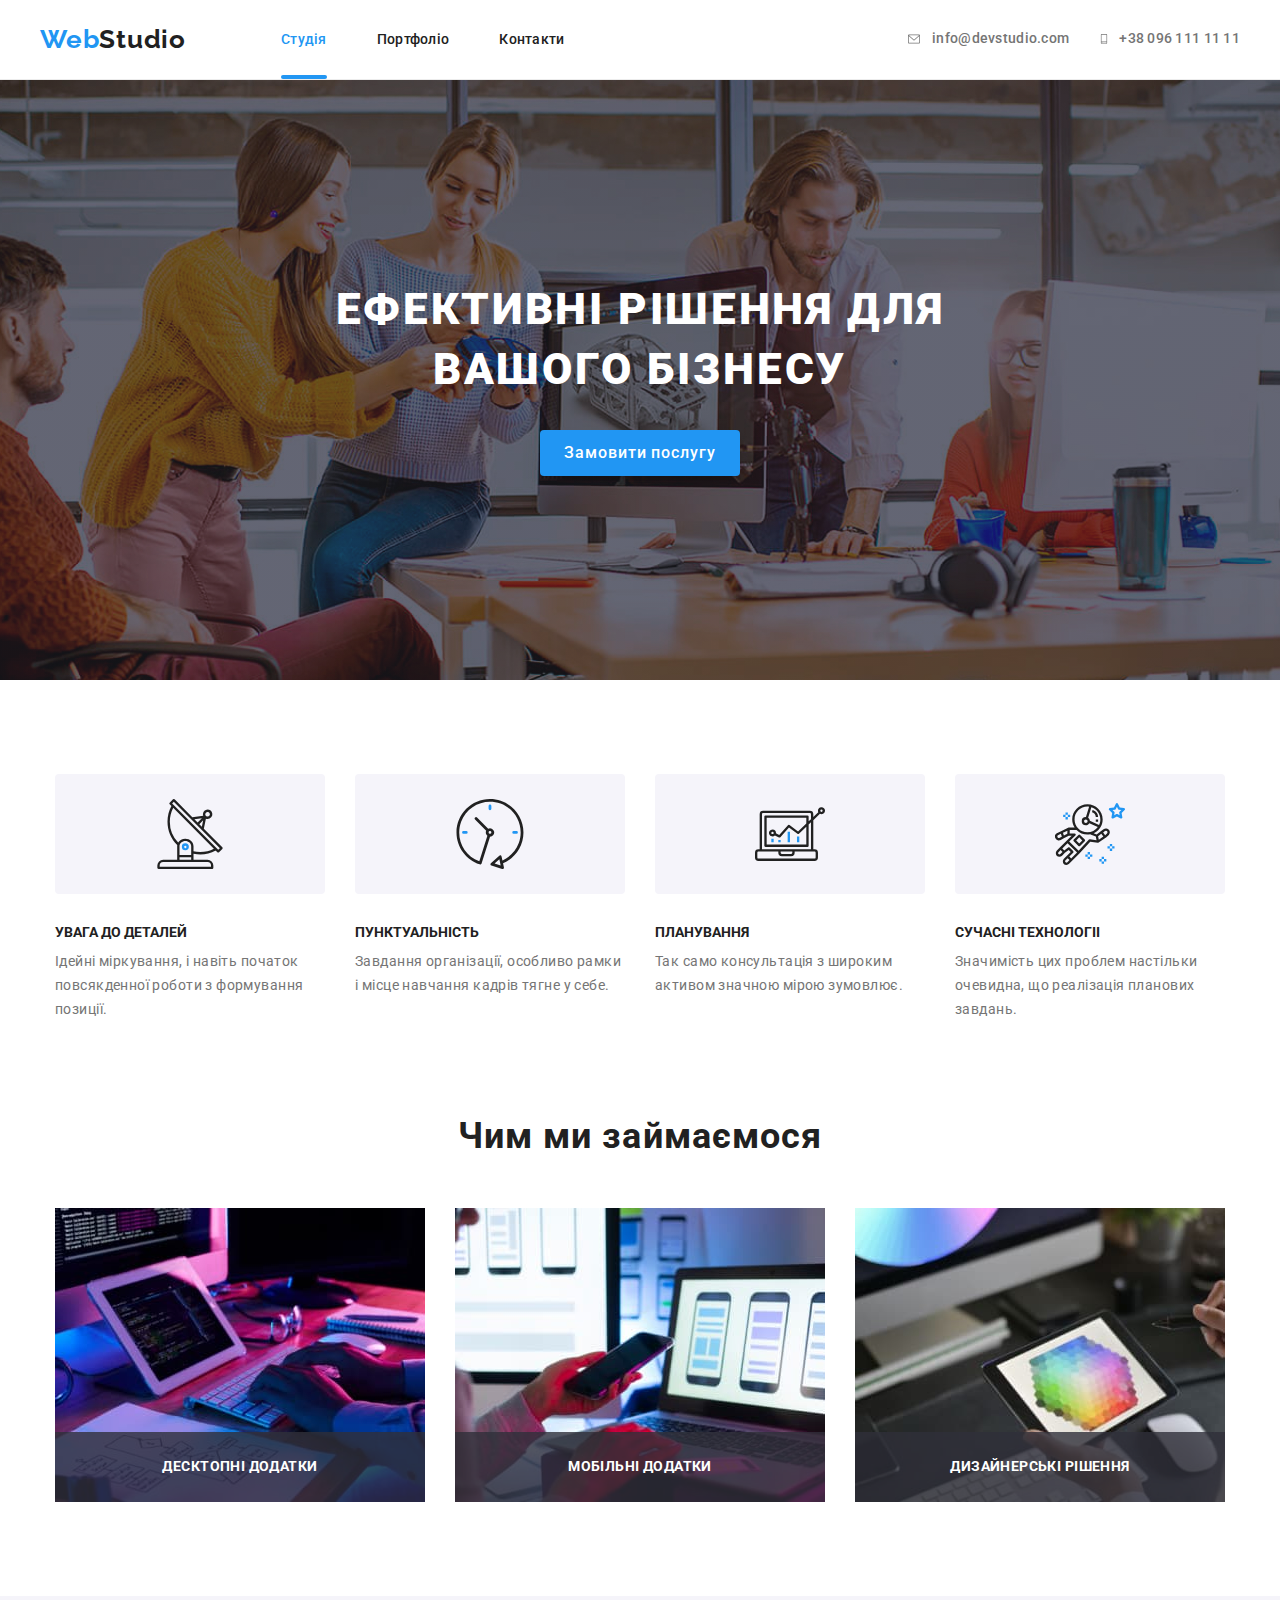
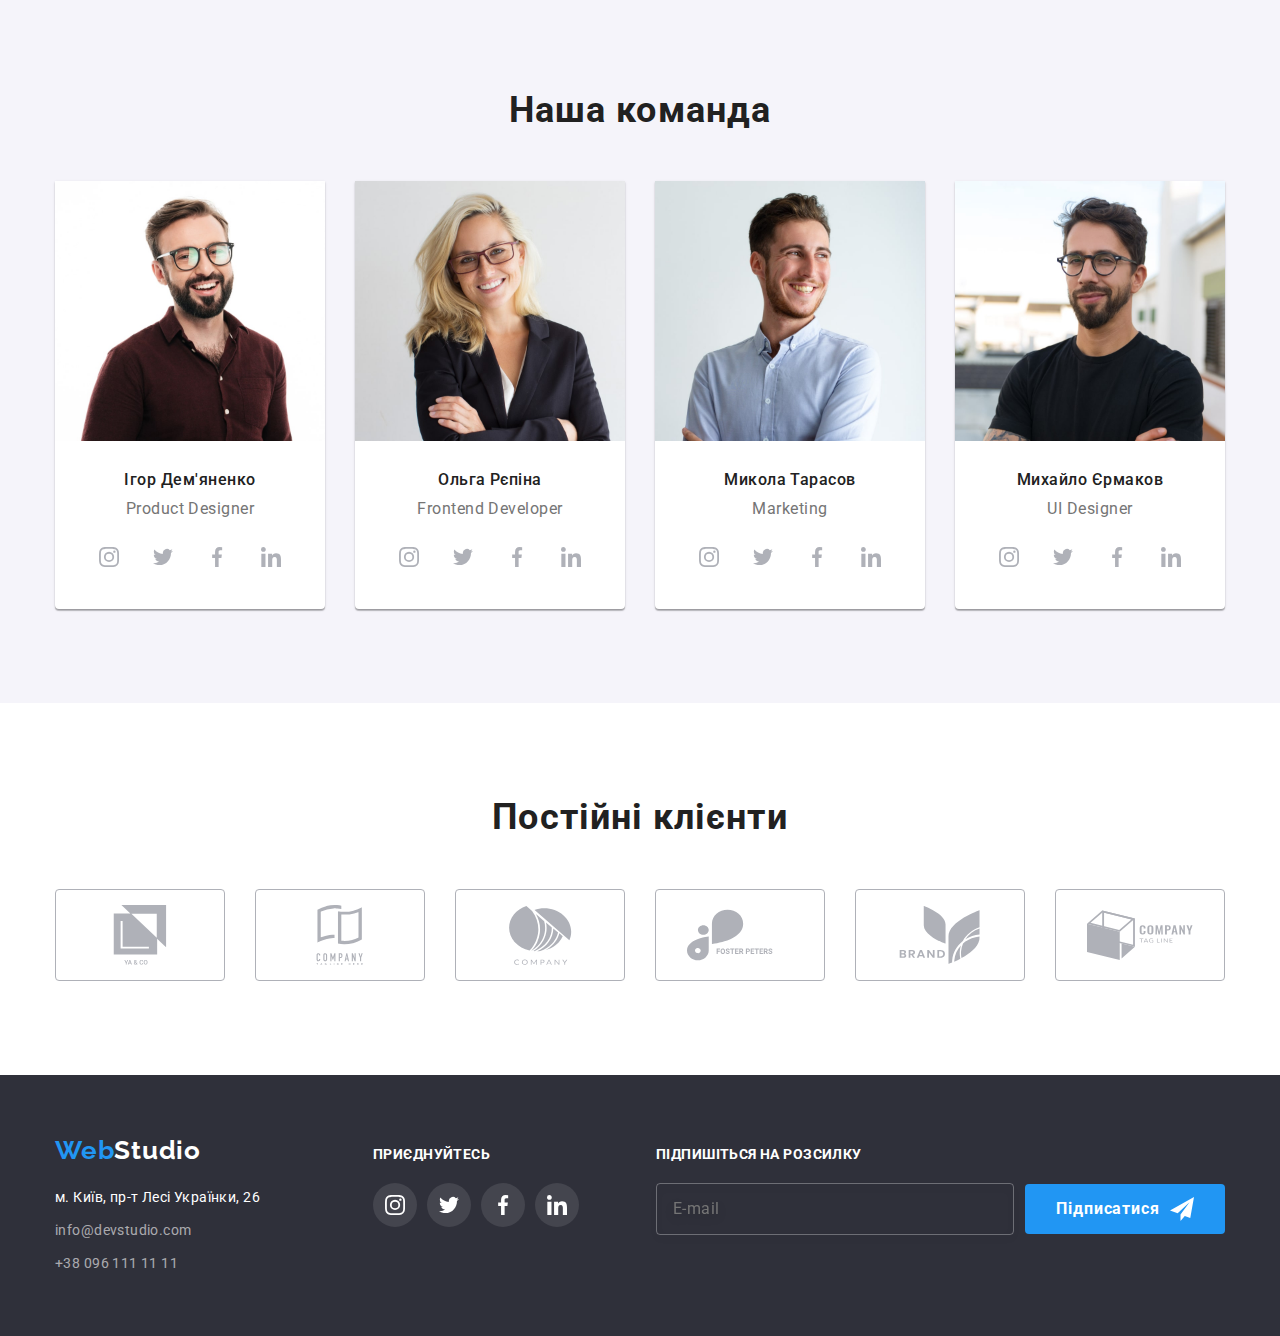
<file: index.html>
<!DOCTYPE html>
<html lang="uk">
  <!-- Голова -->
  <head>
    <meta charset="UTF-8" />
    <meta http-equiv="X-UA-Compatible" content="IE=edge" />
    <meta name="viewport" content="width=device-width, initial-scale=1.0" />
    <title>Document</title>
    <link
      href="https://fonts.googleapis.com/css2?family=Raleway:wght@700&family=Roboto:wght@400;500;700;900&display=swap"
      rel="stylesheet"
    />
    <link
      rel="stylesheet"
      href="https://cdnjs.cloudflare.com/ajax/libs/modern-normalize/1.1.0/modern-normalize.min.css"
    />
    <link rel="stylesheet" href="./css/main.min.css" />
  </head>

  <body>
    <!-- Шапка сайту -->
    <header class="header">
      <div class="header__container">
        <nav class="site-nav">
          <a class="logo link" href="./index.html"
            >Web<span class="logo__accent">Studio</span></a
          >

          <ul class="site-nav__list">
            <li class="site-nav__item">
              <a
                class="site-nav__link site-nav__link--current link"
                href="./index.html"
                >Студія</a
              >
            </li>
            <li class="site-nav__item">
              <a class="site-nav__link link" href="./portfolio.html"
                >Портфоліо</a
              >
            </li>
            <li class="site-nav__item">
              <a class="site-nav__link link" href="">Контакти</a>
            </li>
          </ul>
        </nav>

        <ul class="contacts">
          <li class="contacts__list">
            <a class="contacts__link link" href="mailto:info@devstudio.com"
              ><svg class="contacts__icon" width="16" height="12">
                <use href="./images/symbol-defs.svg#icon-envelope"></use>
              </svg>
              info@devstudio.com</a
            >
          </li>
          <li class="contacts__list">
            <a class="contacts__link link" href="tell:+380961111111"
              ><svg class="contacts__icon" width="10" height="16">
                <use href="./images/symbol-defs.svg#icon-smartphone"></use>
              </svg>
              +38 096 111 11 11</a
            >
          </li>
        </ul>
      </div>
    </header>

    <!-- Герой -->
    <main>
      <section class="section-hero section-hero--overlay">
        <div class="container">
          <h1 class="section-hero__title">
            Ефективні рішення для вашого бізнесу
          </h1>
          <button class="section-hero__button" type="button" data-modal-open>
            Замовити послугу
          </button>
        </div>
      </section>

      <!-- Наші переваги -->
      <section class="section">
        <div class="container">
          <h2 class="visually-hidden">Наші переваги</h2>

          <ul class="advantages">
            <li class="advantages__list">
              <div class="advanteges__icon">
                <svg width="70" height="70">
                  <use href="./images/symbol-defs.svg#icon-antenna"></use>
                </svg>
              </div>
              <h3 class="advantages__title">Увага до деталей</h3>
              <p class="advantages__text">
                Ідейні міркування, і навіть початок повсякденної роботи з
                формування позиції.
              </p>
            </li>

            <li class="advantages__list">
              <div class="advanteges__icon">
                <svg width="70" height="70">
                  <use href="./images/symbol-defs.svg#icon-clock"></use>
                </svg>
              </div>
              <h3 class="advantages__title">Пунктуальність</h3>
              <p class="advantages__text">
                Завдання організації, особливо рамки і місце навчання кадрів
                тягне у себе.
              </p>
            </li>

            <li class="advantages__list">
              <div class="advanteges__icon">
                <svg width="70" height="70">
                  <use href="./images/symbol-defs.svg#icon-diagram"></use>
                </svg>
              </div>
              <h3 class="advantages__title">Планування</h3>
              <p class="advantages__text">
                Так само консультація з широким активом значною мірою зумовлює.
              </p>
            </li>

            <li class="advantages__list">
              <div class="advanteges__icon">
                <svg width="70" height="70">
                  <use href="./images/symbol-defs.svg#icon-astronaut"></use>
                </svg>
              </div>
              <h3 class="advantages__title">Сучасні технологіі</h3>
              <p class="advantages__text">
                Значимість цих проблем настільки очевидна, що реалізація
                планових завдань.
              </p>
            </li>
          </ul>
        </div>
      </section>

      <!-- Чим ми займаємось -->
      <section class="section-about">
        <div class="container">
          <h2 class="section-about__title">Чим ми займаємося</h2>
          <ul class="whatwedo">
            <li>
              <div class="whatwedo__thumb">
                <img
                  src="./images/img1.jpg"
                  alt="Людина працює за комп'ютером"
                  width="370"
                />
                <div class="whatwedo__description">
                  <p>Десктопні додатки</p>
                </div>
              </div>
            </li>
            <li>
              <div class="whatwedo__thumb">
                <img
                  src="./images/img2.jpg"
                  alt="Людина працює на телефоні"
                  width="370"
                />
                <div class="whatwedo__description"><p>Мобільні додатки</p></div>
              </div>
            </li>
            <li>
              <div class="whatwedo__thumb">
                <img
                  src="./images/img3.jpg"
                  alt="Людина працює на планшеті"
                  width="370"
                />
                <div class="whatwedo__description">
                  <p>Дизайнерські рішення</p>
                </div>
              </div>
            </li>
          </ul>
        </div>
      </section>

      <!-- Наша команда -->
      <section class="section-team section-team--white">
        <div class="container">
          <h2 class="section-team__title">Наша команда</h2>

          <ul class="team">
            <li class="team__memder">
              <div class="team__thumb">
                <img
                  src="./images/team-img1.jpg"
                  alt="Учасник команди"
                  width="270"
                />
              </div>
              <div class="team__info">
                <h3 class="team__name">Ігор Дем'яненко</h3>
                <p lang="en" class="team__position">Product Designer</p>

                <ul class="socials-list">
                  <li>
                    <a href="" class="socials-list__link">
                      <svg
                        class="socials-list__icon"
                        height="20"
                        ;
                        width="20"
                        ;
                      >
                        <use
                          href="./images/symbol-defs.svg#icon-instagram"
                        ></use>
                      </svg>
                    </a>
                  </li>
                  <li>
                    <a href="" class="socials-list__link">
                      <svg class="socials-list__icon" width="20" height="20">
                        <use href="./images/symbol-defs.svg#icon-twitter"></use>
                      </svg>
                    </a>
                  </li>
                  <li>
                    <a href="" class="socials-list__link"
                      ><svg
                        class="socials-list__icon"
                        height="20"
                        ;
                        width="20"
                        ;
                      >
                        <use
                          href="./images/symbol-defs.svg#icon-facebook"
                        ></use>
                      </svg>
                    </a>
                  </li>
                  <li>
                    <a href="" class="socials-list__link"
                      ><svg
                        class="socials-list__icon"
                        height="20"
                        ;
                        width="20"
                        ;
                      >
                        <use
                          href="./images/symbol-defs.svg#icon-linkedin"
                        ></use>
                      </svg>
                    </a>
                  </li>
                </ul>
              </div>
            </li>

            <li class="team__memder">
              <div class="team__thumb">
                <img
                  src="./images/team-img2.jpg"
                  alt="Учасник команди"
                  width="270"
                />
              </div>
              <div class="team__info">
                <h3 class="team__name">Ольга Рєпіна</h3>
                <p lang="en" class="team__position">Frontend Developer</p>

                <ul class="socials-list">
                  <li>
                    <a href="" class="socials-list__link">
                      <svg
                        class="socials-list__icon"
                        height="20"
                        ;
                        width="20"
                        ;
                      >
                        <use
                          href="./images/symbol-defs.svg#icon-instagram"
                        ></use>
                      </svg>
                    </a>
                  </li>
                  <li>
                    <a href="" class="socials-list__link">
                      <svg class="socials-list__icon" width="20" height="20">
                        <use href="./images/symbol-defs.svg#icon-twitter"></use>
                      </svg>
                    </a>
                  </li>
                  <li>
                    <a href="" class="socials-list__link"
                      ><svg
                        class="socials-list__icon"
                        height="20"
                        ;
                        width="20"
                        ;
                      >
                        <use
                          href="./images/symbol-defs.svg#icon-facebook"
                        ></use>
                      </svg>
                    </a>
                  </li>
                  <li>
                    <a href="" class="socials-list__link"
                      ><svg
                        class="socials-list__icon"
                        height="20"
                        ;
                        width="20"
                        ;
                      >
                        <use
                          href="./images/symbol-defs.svg#icon-linkedin"
                        ></use>
                      </svg>
                    </a>
                  </li>
                </ul>
              </div>
            </li>

            <li class="team__memder">
              <div class="team__thumb">
                <img
                  src="./images/team-img3.jpg"
                  alt="Учасник команди"
                  width="270"
                />
              </div>
              <div class="team__info">
                <h3 class="team__name">Микола Тарасов</h3>
                <p lang="en" class="team__position">Marketing</p>

                <ul class="socials-list">
                  <li>
                    <a href="" class="socials-list__link">
                      <svg
                        class="socials-list__icon"
                        height="20"
                        ;
                        width="20"
                        ;
                      >
                        <use
                          href="./images/symbol-defs.svg#icon-instagram"
                        ></use>
                      </svg>
                    </a>
                  </li>
                  <li>
                    <a href="" class="socials-list__link">
                      <svg class="socials-list__icon" width="20" height="20">
                        <use href="./images/symbol-defs.svg#icon-twitter"></use>
                      </svg>
                    </a>
                  </li>
                  <li>
                    <a href="" class="socials-list__link"
                      ><svg
                        class="socials-list__icon"
                        height="20"
                        ;
                        width="20"
                        ;
                      >
                        <use
                          href="./images/symbol-defs.svg#icon-facebook"
                        ></use>
                      </svg>
                    </a>
                  </li>
                  <li>
                    <a href="" class="socials-list__link"
                      ><svg
                        class="socials-list__icon"
                        height="20"
                        ;
                        width="20"
                        ;
                      >
                        <use
                          href="./images/symbol-defs.svg#icon-linkedin"
                        ></use>
                      </svg>
                    </a>
                  </li>
                </ul>
              </div>
            </li>

            <li class="team__memder">
              <div class="team__thumb">
                <img
                  src="./images/team-img4.jpg"
                  alt="Учасник команди"
                  width="270"
                />
              </div>
              <div class="team__info">
                <h3 class="team__name">Михайло Єрмаков</h3>
                <p lang="en" class="team__position">UI Designer</p>

                <ul class="socials-list">
                  <li>
                    <a href="" class="socials-list__link">
                      <svg
                        class="socials-list__icon"
                        height="20"
                        ;
                        width="20"
                        ;
                      >
                        <use
                          href="./images/symbol-defs.svg#icon-instagram"
                        ></use>
                      </svg>
                    </a>
                  </li>
                  <li>
                    <a href="" class="socials-list__link">
                      <svg class="socials-list__icon" width="20" height="20">
                        <use href="./images/symbol-defs.svg#icon-twitter"></use>
                      </svg>
                    </a>
                  </li>
                  <li>
                    <a href="" class="socials-list__link"
                      ><svg
                        class="socials-list__icon"
                        height="20"
                        ;
                        width="20"
                        ;
                      >
                        <use
                          href="./images/symbol-defs.svg#icon-facebook"
                        ></use>
                      </svg>
                    </a>
                  </li>
                  <li>
                    <a href="" class="socials-list__link"
                      ><svg
                        class="socials-list__icon"
                        height="20"
                        ;
                        width="20"
                        ;
                      >
                        <use
                          href="./images/symbol-defs.svg#icon-linkedin"
                        ></use>
                      </svg>
                    </a>
                  </li>
                </ul>
              </div>
            </li>
          </ul>
        </div>
      </section>

      <!-- Наші клієнти -->
      <section class="section-clients">
        <div class="container">
          <h2 class="section-clients__title">Постійні клієнти</h2>
          <ul class="client">
            <li>
              <a class="client__link" href="">
                <svg class="client__icon" width="106" height="60">
                  <use href="./images/symbol-defs.svg#icon-first-client"></use>
                </svg>
              </a>
            </li>
            <li>
              <a class="client__link" href="">
                <svg class="client__icon" width="106" height="60">
                  <use href="./images/symbol-defs.svg#icon-second-client"></use>
                </svg>
              </a>
            </li>
            <li>
              <a class="client__link" href="">
                <svg class="client__icon" width="106" height="60">
                  <use href="./images/symbol-defs.svg#icon-third-client"></use>
                </svg>
              </a>
            </li>
            <li>
              <a class="client__link" href="">
                <svg class="client__icon" width="106" height="60">
                  <use href="./images/symbol-defs.svg#icon-fourth-client"></use>
                </svg>
              </a>
            </li>
            <li>
              <a class="client__link" href="">
                <svg class="client__icon" width="106" height="60">
                  <use href="./images/symbol-defs.svg#icon-fifth-client"></use>
                </svg>
              </a>
            </li>
            <li>
              <a class="client__link" href="">
                <svg class="client__icon" width="106" height="60">
                  <use href="./images/symbol-defs.svg#icon-sixth-client"></use>
                </svg>
              </a>
            </li>
          </ul>
        </div>
      </section>
    </main>

    <!-- Футер -->
    <footer class="footer">
      <div class="footer__container">
        <div class="info">
          <a class="logo link" href="./index.html"
            >Web<span class="logo__accent--white">Studio</span></a
          >

          <!-- Адреса -->
          <address class="address">
            <ul>
              <li class="address__list">
                <a
                  class="address__map link"
                  href="https://goo.gl/maps/CPtrU1FHBa2aNyZL9"
                  target="_blank"
                  rel="noopener noreferrer nofollow"
                  >м. Київ, пр-т Лесі Українки, 26</a
                >
              </li>
              <li class="address__list">
                <a class="address__link link" href="mailto:info@devstudio.com"
                  >info@devstudio.com</a
                >
              </li>
              <li class="address__list">
                <a class="address__link link" href="tel:+380961111111"
                  >+38 096 111 11 11</a
                >
              </li>
            </ul>
          </address>
        </div>

        <!-- Приєднуйтесь -->
        <div class="footer-info">
          <h2 class="footer-info__title">Приєднуйтесь</h2>
          <ul class="socials-list">
            <li>
              <a
                href=""
                class="socials-list__link socials-list__link—dark-background"
              >
                <svg class="socials-list__icon" width="20" height="20">
                  <use href="./images/symbol-defs.svg#icon-instagram"></use>
                </svg>
              </a>
            </li>
            <li>
              <a
                href=""
                class="socials-list__link socials-list__link—dark-background"
              >
                <svg class="socials-list__icon" width="20" height="20">
                  <use href="./images/symbol-defs.svg#icon-twitter"></use>
                </svg>
              </a>
            </li>
            <li>
              <a
                href=""
                class="socials-list__link socials-list__link—dark-background"
                ><svg class="socials-list__icon" width="20" height="20">
                  <use href="./images/symbol-defs.svg#icon-facebook"></use>
                </svg>
              </a>
            </li>
            <li>
              <a
                href=""
                class="socials-list__link socials-list__link—dark-background"
                ><svg class="socials-list__icon" width="20" height="20">
                  <use href="./images/symbol-defs.svg#icon-linkedin"></use>
                </svg>
              </a>
            </li>
          </ul>
        </div>

        <!-- Підпишіться -->
        <div class="form">
          <p class="form__text">Підпишіться на розсилку</p>
          <form name="email">
            <label
              ><input
                class="form__input"
                type="email"
                name="email"
                placeholder="E-mail"
            /></label>

            <button class="form__button" type="submit">
              Підписатися
              <svg class="form__icon" height="24" width="24">
                <use href="./images/symbol-defs.svg#icon-plane"></use>
              </svg>
            </button>
          </form>
        </div>
      </div>
    </footer>

    <!-- Модальне вікно -->
    <div class="backdrop is-hidden" data-modal>
      <div class="modal">
        <button type="button" class="modal__button" data-modal-close>
          <svg height="18" width="18">
            <use href="./images/symbol-defs.svg#icon-close"></use>
          </svg>
        </button>

        <form class="modal-form">
          <p class="modal-form__text">Залиште свої дані, ми вам передзвонимо</p>

          <label class="modal-form__label">
            <span class="modal-form__type">Ім'я</span>
            <input
              type="name"
              name="name"
              class="modal-form__input"
              autocomplete="on"
            />
            <svg class="modal-form__icon" height="18" width="18">
              <use href="./images/symbol-defs.svg#person-black"></use>
            </svg>
          </label>

          <label class="modal-form__label">
            <span class="modal-form__type">Телефон</span>
            <input
              type="tel"
              name="tel"
              class="modal-form__input"
              autocomplete="on"
            />
            <svg class="modal-form__icon" height="18" width="18">
              <use href="./images/symbol-defs.svg#phone-black"></use>
            </svg>
          </label>

          <label class="modal-form__label">
            <span class="modal-form__type">Поштa</span>
            <input
              type="email"
              name="email"
              class="modal-form__input"
              autocomplete="on"
            />
            <svg class="modal-form__icon" height="18" width="18">
              <use href="./images/symbol-defs.svg#email-black"></use>
            </svg>
          </label>

          <label class="modal-form__label modal-form__label--commentary">
            <span class="form-label">Коментар</span>
            <textarea
              class="modal-form__comment"
              name="comment"
              cols="30"
              rows="10"
              placeholder="Введіть текст"
            ></textarea>
          </label>

          <label class="checkbox">
            <input type="checkbox" class="checkbox__input" />
            <svg class="checkbox__icon">
              <use href="./images/symbol-defs.svg#icon-check"></use>
            </svg>
            <span
              >Погоджуюся з розсилкою та приймаю
              <a class="checkbox__link" href=""> Умови договору</a></span
            >
          </label>

          <div class="modal-send">
            <button type="submit" class="modal-send__button">Відправити</button>
          </div>
        </form>
      </div>
    </div>
    <script src="./modal.js"></script>
  </body>
</html>
</file>
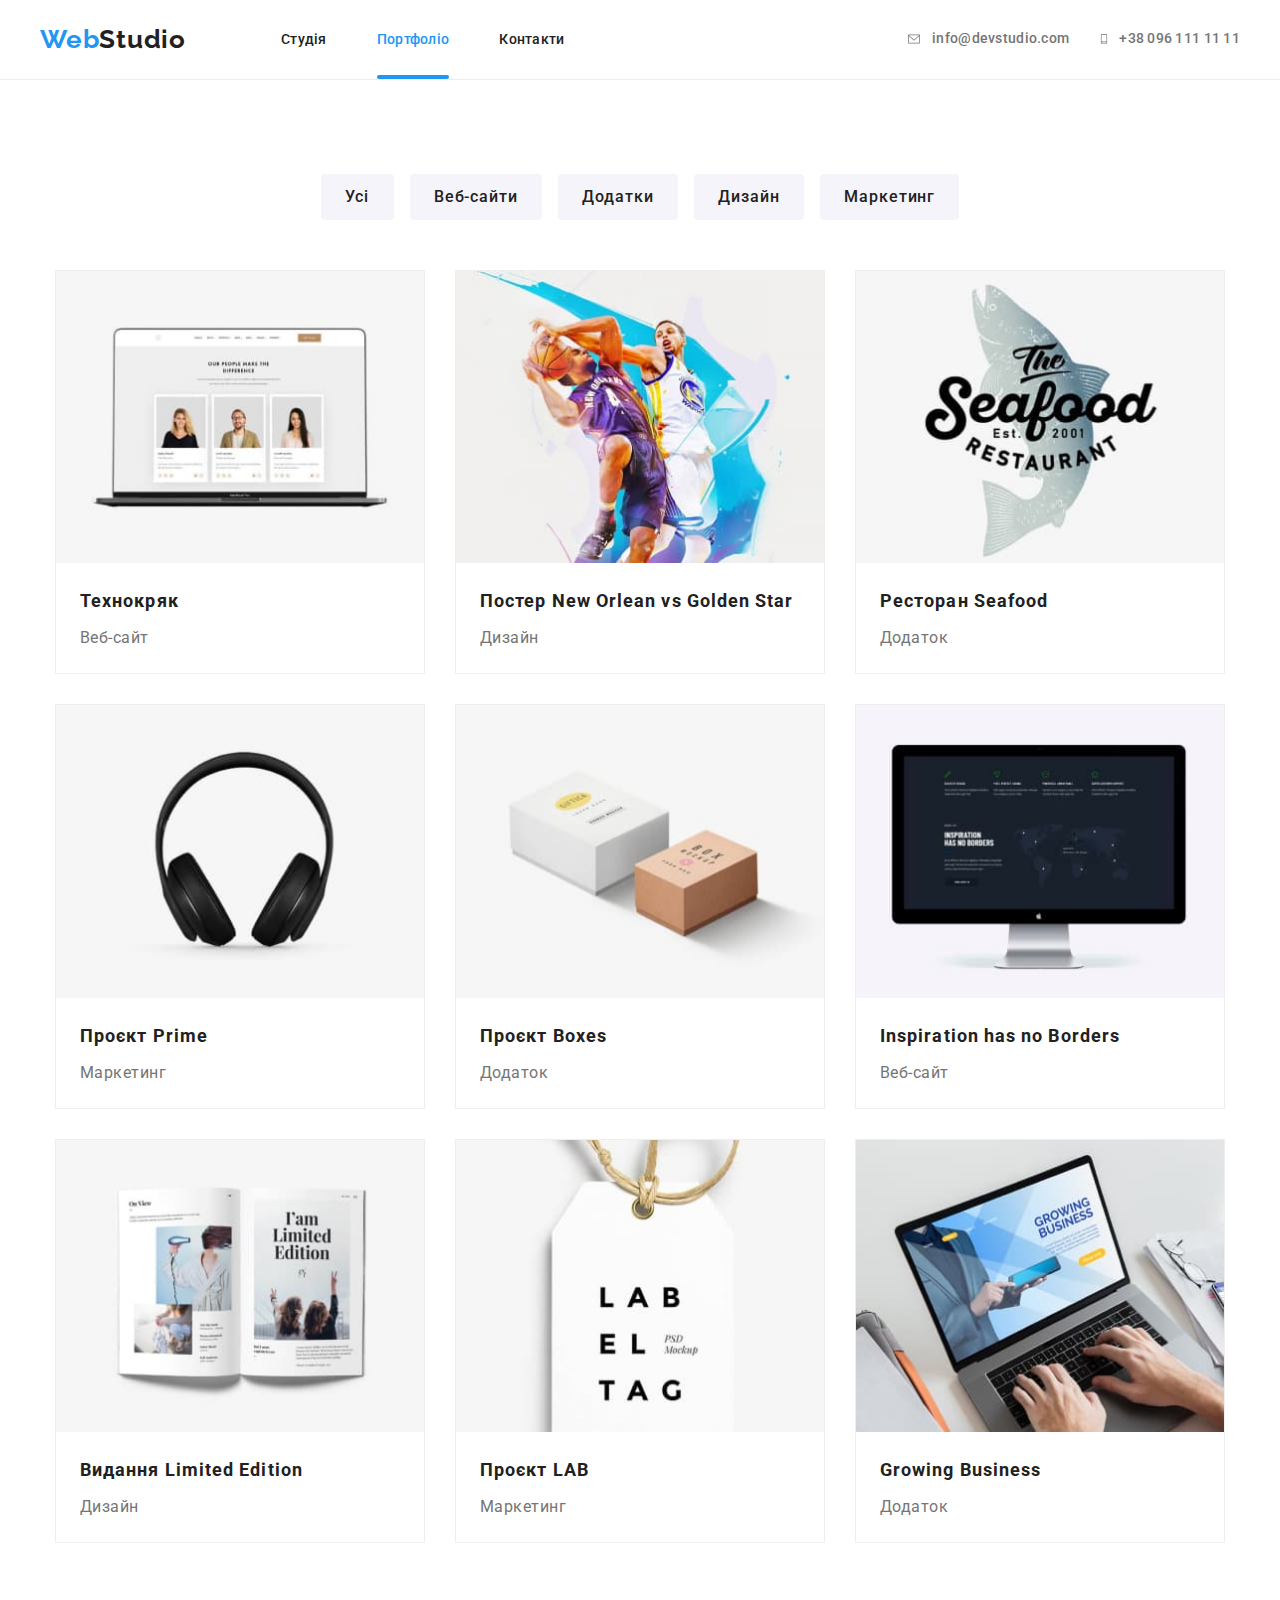
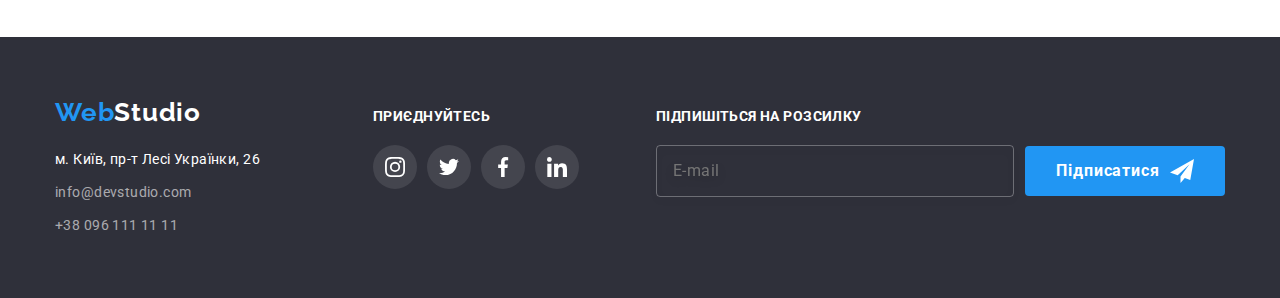
<file: portfolio.html>
<!DOCTYPE html>
<html lang="uk">
  <!-- Голова -->
  <head>
    <meta charset="UTF-8" />
    <meta http-equiv="X-UA-Compatible" content="IE=edge" />
    <meta name="viewport" content="width=device-width, initial-scale=1.0" />
    <title>Document</title>
    <link
      href="https://fonts.googleapis.com/css2?family=Raleway:wght@700&family=Roboto:wght@400;500;700;900&display=swap"
      rel="stylesheet"
    />
    <link
      rel="stylesheet"
      href="https://cdnjs.cloudflare.com/ajax/libs/modern-normalize/1.1.0/modern-normalize.min.css"
    />
    <link rel="stylesheet" href="./css/main.min.css" />
  </head>

  <body>
    <!-- Шапка сайту -->
    <header class="header">
      <div class="header__container">
        <nav class="site-nav">
          <a class="logo link" href="./index.html"
            >Web<span class="logo__accent">Studio</span></a
          >

          <ul class="site-nav__list">
            <li class="site-nav__item">
              <a class="site-nav__link link" href="./index.html">Студія</a>
            </li>
            <li class="site-nav__item">
              <a
                class="site-nav__link site-nav__link--current link"
                href="./portfolio.html"
                >Портфоліо</a
              >
            </li>
            <li class="site-nav__item">
              <a class="site-nav__link link" href="">Контакти</a>
            </li>
          </ul>
        </nav>

        <ul class="contacts">
          <li class="contacts__list">
            <a class="contacts__link link" href="mailto:info@devstudio.com"
              ><svg class="contacts__icon" width="16" height="12">
                <use href="./images/symbol-defs.svg#icon-envelope"></use>
              </svg>
              info@devstudio.com</a
            >
          </li>
          <li class="contacts__list">
            <a class="contacts__link link" href="tell:+380961111111"
              ><svg class="contacts__icon" width="10" height="16">
                <use href="./images/symbol-defs.svg#icon-smartphone"></use>
              </svg>
              +38 096 111 11 11</a
            >
          </li>
        </ul>
      </div>
    </header>

    <main>
      <!-- Портфоліо кнопки -->
      <section class="section">
        <div class="container">
          <h1 class="visually-hidden">Портфоліо</h1>
          <!-- Кнопки -->
          <ul class="button-menu">
            <li>
              <button class="button-menu__button" type="button">Усі</button>
            </li>
            <li>
              <button class="button-menu__button" type="button">
                Веб-сайти
              </button>
            </li>
            <li>
              <button class="button-menu__button" type="button">Додатки</button>
            </li>
            <li>
              <button class="button-menu__button" type="button">Дизайн</button>
            </li>
            <li>
              <button class="button-menu__button" type="button">
                Маркетинг
              </button>
            </li>
          </ul>
          <!-- Портфоліо картки -->
          <ul class="card-set">
            <li class="card-set__item">
              <a class="card-set__link" href="">
                <div class="card-set__thumb">
                  <img
                    src="./images/ptf1img.jpg"
                    alt="Ноутбук з відкритим сайтом"
                    width="370"
                  />
                  <div class="card-set__description">
                    <p>
                      Ресурс пропонує комплексні пропозиції з різним рівнем
                      функціоналу та сервісів. Все це дозволить відвідувачу
                      отримати вичерпні відомості про компанію чи приватну
                      особу.
                    </p>
                  </div>
                </div>

                <div class="card-set__meta">
                  <h2 class="card-set__title">Технокряк</h2>
                  <p class="card-set__text">Веб-сайт</p>
                </div></a
              >
            </li>

            <li class="card-set__item">
              <a class="card-set__link" href="">
                <div class="card-set__thumb">
                  <img
                    src="./images/ptf2img.jpg"
                    alt="Два баскетболісти"
                    width="370"
                  />
                  <div class="card-set__description">
                    <p>
                      Ресурс пропонує комплексні пропозиції з різним рівнем
                      функціоналу та сервісів. Все це дозволить відвідувачу
                      отримати вичерпні відомості про компанію чи приватну
                      особу.
                    </p>
                  </div>
                </div>
                <div class="card-set__meta">
                  <h2 class="card-set__title">
                    Постер New Orlean vs Golden Star
                  </h2>
                  <p class="card-set__text">Дизайн</p>
                </div></a
              >
            </li>

            <li class="card-set__item">
              <a class="card-set__link" href="">
                <div class="card-set__thumb">
                  <img
                    src="./images/ptf3img.jpg"
                    alt="Логотип Ресторану"
                    width="370"
                  />
                  <div class="card-set__description">
                    <p>
                      Ресурс пропонує комплексні пропозиції з різним рівнем
                      функціоналу та сервісів. Все це дозволить відвідувачу
                      отримати вичерпні відомості про компанію чи приватну
                      особу.
                    </p>
                  </div>
                </div>
                <div class="card-set__meta">
                  <h2 class="card-set__title">Ресторан Seafood</h2>
                  <p class="card-set__text">Додаток</p>
                </div></a
              >
            </li>

            <li class="card-set__item">
              <a class="card-set__link" href="">
                <div class="card-set__thumb">
                  <img
                    src="./images/ptf4img.jpg"
                    alt="Накладні навушники"
                    width="370"
                  />
                  <div class="card-set__description">
                    <p>
                      Ресурс пропонує комплексні пропозиції з різним рівнем
                      функціоналу та сервісів. Все це дозволить відвідувачу
                      отримати вичерпні відомості про компанію чи приватну
                      особу.
                    </p>
                  </div>
                </div>
                <div class="card-set__meta">
                  <h2 class="card-set__title">Проєкт Prime</h2>
                  <p class="card-set__text">Маркетинг</p>
                </div></a
              >
            </li>

            <li class="card-set__item">
              <a class="card-set__link" href="">
                <div class="card-set__thumb">
                  <img
                    src="./images/ptf5img.jpg"
                    alt="Дві коробки"
                    width="370"
                  />
                  <div class="card-set__description">
                    <p>
                      Ресурс пропонує комплексні пропозиції з різним рівнем
                      функціоналу та сервісів. Все це дозволить відвідувачу
                      отримати вичерпні відомості про компанію чи приватну
                      особу.
                    </p>
                  </div>
                </div>
                <div class="card-set__meta">
                  <h2 class="card-set__title">Проєкт Boxes</h2>
                  <p class="card-set__text">Додаток</p>
                </div></a
              >
            </li>

            <li class="card-set__item">
              <a class="card-set__link" href="">
                <div class="card-set__thumb">
                  <img src="./images/ptf6img.jpg" alt="Монітор" width="370" />
                  <div class="card-set__description">
                    <p>
                      Ресурс пропонує комплексні пропозиції з різним рівнем
                      функціоналу та сервісів. Все це дозволить відвідувачу
                      отримати вичерпні відомості про компанію чи приватну
                      особу.
                    </p>
                  </div>
                </div>
                <div class="card-set__meta">
                  <h2 class="card-set__title">Inspiration has no Borders</h2>
                  <p class="card-set__text">Веб-сайт</p>
                </div></a
              >
            </li>

            <li class="card-set__item">
              <a class="card-set__link" href="">
                <div class="card-set__thumb">
                  <img src="./images/ptf7img.jpg" alt="Книга" width="370" />
                  <div class="card-set__description">
                    <p>
                      Ресурс пропонує комплексні пропозиції з різним рівнем
                      функціоналу та сервісів. Все це дозволить відвідувачу
                      отримати вичерпні відомості про компанію чи приватну
                      особу.
                    </p>
                  </div>
                </div>
                <div class="card-set__meta">
                  <h2 class="card-set__title">Видання Limited Edition</h2>
                  <p class="card-set__text">Дизайн</p>
                </div></a
              >
            </li>

            <li class="card-set__item">
              <a class="card-set__link" href="">
                <div class="card-set__thumb">
                  <img src="./images/ptf8img.jpg" alt="Бірка" width="370" />
                  <div class="card-set__description">
                    <p>
                      Ресурс пропонує комплексні пропозиції з різним рівнем
                      функціоналу та сервісів. Все це дозволить відвідувачу
                      отримати вичерпні відомості про компанію чи приватну
                      особу.
                    </p>
                  </div>
                </div>
                <div class="card-set__meta">
                  <h2 class="card-set__title">Проєкт LAB</h2>
                  <p class="card-set__text">Маркетинг</p>
                </div></a
              >
            </li>

            <li class="card-set__item">
              <a class="card-set__link" href="">
                <div class="card-set__thumb">
                  <img
                    src="./images/ptf9img.jpg"
                    alt="Чоловік пише на наутбуці"
                    width="370"
                  />
                  <div class="card-set__description">
                    <p>
                      Ресурс пропонує комплексні пропозиції з різним рівнем
                      функціоналу та сервісів. Все це дозволить відвідувачу
                      отримати вичерпні відомості про компанію чи приватну
                      особу.
                    </p>
                  </div>
                </div>
                <div class="card-set__meta">
                  <h2 class="card-set__title">Growing Business</h2>
                  <p class="card-set__text">Додаток</p>
                </div></a
              >
            </li>
          </ul>
        </div>
      </section>
    </main>

    <!-- Футер -->
    <footer class="footer">
      <div class="footer__container">
        <div class="info">
          <a class="logo link" href="./index.html"
            >Web<span class="logo__accent--white">Studio</span></a
          >

          <!-- Адреса -->
          <address class="address">
            <ul>
              <li class="address__list">
                <a
                  class="address__map link"
                  href="https://goo.gl/maps/CPtrU1FHBa2aNyZL9"
                  target="_blank"
                  rel="noopener noreferrer nofollow"
                  >м. Київ, пр-т Лесі Українки, 26</a
                >
              </li>
              <li class="address__list">
                <a class="address__link link" href="mailto:info@devstudio.com"
                  >info@devstudio.com</a
                >
              </li>
              <li class="address__list">
                <a class="address__link link" href="tel:+380961111111"
                  >+38 096 111 11 11</a
                >
              </li>
            </ul>
          </address>
        </div>

        <!-- Приєднуйтесь -->
        <div class="footer-info">
          <h2 class="footer-info__title">Приєднуйтесь</h2>
          <ul class="socials-list">
            <li>
              <a
                href=""
                class="socials-list__link socials-list__link—dark-background"
              >
                <svg class="socials-list__icon" width="20" height="20">
                  <use href="./images/symbol-defs.svg#icon-instagram"></use>
                </svg>
              </a>
            </li>
            <li>
              <a
                href=""
                class="socials-list__link socials-list__link—dark-background"
              >
                <svg class="socials-list__icon" width="20" height="20">
                  <use href="./images/symbol-defs.svg#icon-twitter"></use>
                </svg>
              </a>
            </li>
            <li>
              <a
                href=""
                class="socials-list__link socials-list__link—dark-background"
                ><svg class="socials-list__icon" width="20" height="20">
                  <use href="./images/symbol-defs.svg#icon-facebook"></use>
                </svg>
              </a>
            </li>
            <li>
              <a
                href=""
                class="socials-list__link socials-list__link—dark-background"
                ><svg class="socials-list__icon" width="20" height="20">
                  <use href="./images/symbol-defs.svg#icon-linkedin"></use>
                </svg>
              </a>
            </li>
          </ul>
        </div>

        <!-- Підпишіться -->
        <div class="form">
          <p class="form__text">Підпишіться на розсилку</p>
          <form name="email">
            <label
              ><input
                class="form__input"
                type="email"
                name="email"
                placeholder="E-mail"
            /></label>

            <button class="form__button" type="submit">
              Підписатися
              <svg class="form__icon" height="24" width="24">
                <use href="./images/symbol-defs.svg#icon-plane"></use>
              </svg>
            </button>
          </form>
        </div>
      </div>
    </footer>
  </body>
</html>
</file>
<file: css/main.min.css>
/*! normalize.css v8.0.1 | MIT License | github.com/necolas/normalize.css */html{line-height:1.15;-webkit-text-size-adjust:100%}body{margin:0}main{display:block}h1{font-size:2em;margin:.67em 0}hr{-webkit-box-sizing:content-box;box-sizing:content-box;height:0;overflow:visible}pre{font-family:monospace,monospace;font-size:1em}a{background-color:rgba(0,0,0,0)}abbr[title]{border-bottom:none;text-decoration:underline;-webkit-text-decoration:underline dotted;text-decoration:underline dotted}b,strong{font-weight:bolder}code,kbd,samp{font-family:monospace,monospace;font-size:1em}small{font-size:80%}sub,sup{font-size:75%;line-height:0;position:relative;vertical-align:baseline}sub{bottom:-0.25em}sup{top:-0.5em}img{border-style:none}button,input,optgroup,select,textarea{font-family:inherit;font-size:100%;line-height:1.15;margin:0}button,input{overflow:visible}button,select{text-transform:none}button,[type=button],[type=reset],[type=submit]{-webkit-appearance:button}button::-moz-focus-inner,[type=button]::-moz-focus-inner,[type=reset]::-moz-focus-inner,[type=submit]::-moz-focus-inner{border-style:none;padding:0}button:-moz-focusring,[type=button]:-moz-focusring,[type=reset]:-moz-focusring,[type=submit]:-moz-focusring{outline:1px dotted ButtonText}fieldset{padding:.35em .75em .625em}legend{-webkit-box-sizing:border-box;box-sizing:border-box;color:inherit;display:table;max-width:100%;padding:0;white-space:normal}progress{vertical-align:baseline}textarea{overflow:auto}[type=checkbox],[type=radio]{-webkit-box-sizing:border-box;box-sizing:border-box;padding:0}[type=number]::-webkit-inner-spin-button,[type=number]::-webkit-outer-spin-button{height:auto}[type=search]{-webkit-appearance:textfield;outline-offset:-2px}[type=search]::-webkit-search-decoration{-webkit-appearance:none}::-webkit-file-upload-button{-webkit-appearance:button;font:inherit}details{display:block}summary{display:list-item}template{display:none}[hidden]{display:none}.visually-hidden{position:absolute;width:1px;height:1px;margin:-1px;border:0;padding:0;white-space:nowrap;-webkit-clip-path:inset(100%);clip-path:inset(100%);clip:rect(0 0 0 0);overflow:hidden}h1,h2,h3,h4,h5,h6,p{margin:0}ul{list-style:none}ul,ol{margin:0;padding-left:0}img{display:block;max-width:100%;height:auto}.link{text-decoration:none}body{color:#212121;font-family:"Roboto",sans-serif;font-size:14px;background-color:#fff}.container{width:1200px;padding:0 15px;margin-left:auto;margin-right:auto}.logo{color:#2196f3;font-family:"Raleway";font-style:normal;font-size:26px;font-weight:700;line-height:1.19;letter-spacing:.03em;margin-right:95px}.logo__accent{color:#212121}.logo__accent--white{color:#fff}.site-nav{display:-webkit-box;display:-ms-flexbox;display:flex;-webkit-box-align:center;-ms-flex-align:center;align-items:center}.site-nav__list{display:-webkit-box;display:-ms-flexbox;display:flex;gap:50px}.site-nav__link{color:#212121;font-weight:500;line-height:1.14;letter-spacing:.02em;-webkit-transition:color 250ms cubic-bezier(0.4, 0, 0.2, 1);transition:color 250ms cubic-bezier(0.4, 0, 0.2, 1)}.site-nav__link:hover,.site-nav__link:focus{color:#2196f3}.site-nav__link--current{position:relative;color:#2196f3}.site-nav__link--current::after{content:"";position:absolute;display:block;left:0;width:100%;height:4px;bottom:-32.2px;background:#2196f3;border-radius:2px}.contacts__icon{fill:currentColor;margin-right:10px}.contacts__icon:hover,.contacts__icon:focus{color:#2196f3}.contacts__list{display:-webkit-inline-box;display:-ms-inline-flexbox;display:inline-flex}.contacts{display:-webkit-box;display:-ms-flexbox;display:flex;margin-left:auto;gap:30px}.contacts__link{display:-webkit-box;display:-ms-flexbox;display:flex;-webkit-box-align:center;-ms-flex-align:center;align-items:center;-webkit-transition:color 250ms cubic-bezier(0.4, 0, 0.2, 1);transition:color 250ms cubic-bezier(0.4, 0, 0.2, 1);font-weight:500;line-height:1.14;letter-spacing:.02em;color:#757575}.contacts__link:hover,.contacts__link:focus{color:#2196f3}.section{padding-top:94px;padding-bottom:94px}.card-set{display:-webkit-box;display:-ms-flexbox;display:flex;-ms-flex-wrap:wrap;flex-wrap:wrap;margin-left:-30px;margin-top:-30px}.card-set__link{display:block;text-decoration:none;-webkit-transition:-webkit-box-shadow 250ms cubic-bezier(0.4, 0, 0.2, 1);transition:-webkit-box-shadow 250ms cubic-bezier(0.4, 0, 0.2, 1);transition:box-shadow 250ms cubic-bezier(0.4, 0, 0.2, 1);transition:box-shadow 250ms cubic-bezier(0.4, 0, 0.2, 1), -webkit-box-shadow 250ms cubic-bezier(0.4, 0, 0.2, 1)}.card-set__link:hover,.card-set__link:focus{-webkit-box-shadow:0px 1px 1px rgba(0,0,0,.12),0px 4px 4px rgba(0,0,0,.06),1px 4px 6px rgba(0,0,0,.16);box-shadow:0px 1px 1px rgba(0,0,0,.12),0px 4px 4px rgba(0,0,0,.06),1px 4px 6px rgba(0,0,0,.16)}.card-set__item{border:1px solid #eee;background:#fff;-ms-flex-preferred-size:calc(33.3333333333% - 30px);flex-basis:calc(33.3333333333% - 30px);margin-left:30px;margin-top:30px}.card-set__thumb{position:relative;overflow:hidden}.card-set__title{line-height:2;font-size:18px;letter-spacing:.06em;color:#212121;margin-bottom:4px}.card-set__text{line-height:1.88;letter-spacing:.03em;font-size:16px;color:#757575}.card-set__meta{padding:20px 24px}.card-set__description{position:absolute;top:0;left:0;display:block;-webkit-box-pack:center;-ms-flex-pack:center;justify-content:center;-webkit-box-align:center;-ms-flex-align:center;align-items:center;width:100%;height:100%;color:#fff;background-color:rgba(33,150,243,.9);-webkit-transform:translateY(101%);transform:translateY(101%);-webkit-transition:-webkit-transform 250ms cubic-bezier(0.4, 0, 0.2, 1);transition:-webkit-transform 250ms cubic-bezier(0.4, 0, 0.2, 1);transition:transform 250ms cubic-bezier(0.4, 0, 0.2, 1);transition:transform 250ms cubic-bezier(0.4, 0, 0.2, 1), -webkit-transform 250ms cubic-bezier(0.4, 0, 0.2, 1);text-align:left;padding:63px 24px;font-weight:400;font-size:18px;line-height:1.56;letter-spacing:.03em}.card-set__link:hover .card-set__description,.card-set__link:focus .card-set__description{-webkit-transform:translateY(0%);transform:translateY(0%)}.socials-list{display:-webkit-box;display:-ms-flexbox;display:flex;-webkit-box-pack:center;-ms-flex-pack:center;justify-content:center;gap:10px}.socials-list__icon{fill:currentColor}.socials-list__link{display:-webkit-box;display:-ms-flexbox;display:flex;-webkit-box-align:center;-ms-flex-align:center;align-items:center;-webkit-box-pack:center;-ms-flex-pack:center;justify-content:center;height:44px;width:44px;border-radius:50%;color:#afb1b8;-webkit-transition:color 250ms cubic-bezier(0.4, 0, 0.2, 1),background-color 250ms cubic-bezier(0.4, 0, 0.2, 1);transition:color 250ms cubic-bezier(0.4, 0, 0.2, 1),background-color 250ms cubic-bezier(0.4, 0, 0.2, 1)}.socials-list__link:hover,.socials-list__link:focus{background-color:#2196f3;color:#fff}.socials-list__link—dark-background{background-color:rgba(255,255,255,.1);color:#fff}.address__list:not(:last-child){margin-bottom:9px}.address__list:first-child{margin-top:20px}.address__link{font-style:normal;line-height:1.71;letter-spacing:.03em;color:rgba(255,255,255,.6);-webkit-transition:color 250ms cubic-bezier(0.4, 0, 0.2, 1);transition:color 250ms cubic-bezier(0.4, 0, 0.2, 1)}.address__link:hover,.address__link:focus{color:#2196f3}.address__map{font-style:normal;line-height:1.71;letter-spacing:.03em;color:#fff}.footer-info{text-align:left}.footer-info__title{color:#fff;margin-bottom:20px;font-size:14px;line-height:1.14;letter-spacing:.03em;text-transform:uppercase}.form__text{font-weight:700;font-size:14px;line-height:1.14;letter-spacing:.03em;text-transform:uppercase;color:#fff;margin-bottom:20px}.form__icon{margin-left:10px}.form__input{width:358px;margin-right:8px;padding:15px 16px;font-weight:400;font-size:16px;line-height:1.25;letter-spacing:.03em;background-color:rgba(0,0,0,0);color:#fff;border:1px solid rgba(255,255,255,.3);-webkit-filter:drop-shadow(0px 4px 4px rgba(0, 0, 0, 0.15));filter:drop-shadow(0px 4px 4px rgba(0, 0, 0, 0.15));border-radius:4px}.form__button{width:200px;padding:10px 28px;border:0;border-radius:4px;fill:#fff;font-weight:700;font-size:16px;line-height:1.88;letter-spacing:.06em;display:-webkit-inline-box;display:-ms-inline-flexbox;display:inline-flex;-webkit-box-pack:center;-ms-flex-pack:center;justify-content:center;-webkit-box-align:center;-ms-flex-align:center;align-items:center;cursor:pointer;color:#fff;background-color:#2196f3;-webkit-transition:-webkit-box-shadow 250ms cubic-bezier(0.4, 0, 0.2, 1);transition:-webkit-box-shadow 250ms cubic-bezier(0.4, 0, 0.2, 1);transition:box-shadow 250ms cubic-bezier(0.4, 0, 0.2, 1);transition:box-shadow 250ms cubic-bezier(0.4, 0, 0.2, 1), -webkit-box-shadow 250ms cubic-bezier(0.4, 0, 0.2, 1)}.form__button:hover,.form__button:focus{-webkit-box-shadow:0px 4px 4px rgba(0,0,0,.15);box-shadow:0px 4px 4px rgba(0,0,0,.15);border-radius:4px}.button-menu{display:-webkit-box;display:-ms-flexbox;display:flex;-webkit-box-pack:center;-ms-flex-pack:center;justify-content:center;margin-bottom:50px}.button-menu__button{border-radius:4px;border-color:rgba(0,0,0,0);color:#212121;cursor:pointer;background:#f5f4fa;font-weight:500;font-size:16px;line-height:1.88;padding:6px 22px;margin:0 8px;min-width:73px;display:-webkit-box;display:-ms-flexbox;display:flex;-webkit-box-align:center;-ms-flex-align:center;align-items:center;text-align:center;letter-spacing:.06em;-webkit-transition:color 250ms cubic-bezier(0.4, 0, 0.2, 1),background-color 250ms cubic-bezier(0.4, 0, 0.2, 1),-webkit-box-shadow 250ms cubic-bezier(0.4, 0, 0.2, 1);transition:color 250ms cubic-bezier(0.4, 0, 0.2, 1),background-color 250ms cubic-bezier(0.4, 0, 0.2, 1),-webkit-box-shadow 250ms cubic-bezier(0.4, 0, 0.2, 1);transition:color 250ms cubic-bezier(0.4, 0, 0.2, 1),background-color 250ms cubic-bezier(0.4, 0, 0.2, 1),box-shadow 250ms cubic-bezier(0.4, 0, 0.2, 1);transition:color 250ms cubic-bezier(0.4, 0, 0.2, 1),background-color 250ms cubic-bezier(0.4, 0, 0.2, 1),box-shadow 250ms cubic-bezier(0.4, 0, 0.2, 1),-webkit-box-shadow 250ms cubic-bezier(0.4, 0, 0.2, 1)}.button-menu__button:hover,.button-menu__button:focus{background-color:#2196f3;color:#fff;-webkit-box-shadow:0px 4px 4px rgba(0,0,0,.15);box-shadow:0px 4px 4px rgba(0,0,0,.15)}.backdrop.is-hidden{opacity:0;pointer-events:none;visibility:hidden}.backdrop{position:fixed;top:0;left:0;width:100%;height:100%;background:rgba(0,0,0,.2);opacity:1;visibility:visible;-webkit-transition:opacity 250ms cubic-bezier(0.4, 0, 0.2, 1),visibility 250ms cubic-bezier(0.4, 0, 0.2, 1);transition:opacity 250ms cubic-bezier(0.4, 0, 0.2, 1),visibility 250ms cubic-bezier(0.4, 0, 0.2, 1)}.modal{position:absolute;top:50%;left:50%;-webkit-transform:translate(-50%, -50%) scale(1);transform:translate(-50%, -50%) scale(1);opacity:1;min-width:528px;min-height:581px;padding:40px;background-color:#fff;-webkit-box-shadow:0px 1px 3px rgba(0,0,0,.12),0px 1px 1px rgba(0,0,0,.14),0px 2px 1px rgba(0,0,0,.2);box-shadow:0px 1px 3px rgba(0,0,0,.12),0px 1px 1px rgba(0,0,0,.14),0px 2px 1px rgba(0,0,0,.2);border-radius:4px;-webkit-transition:opacity 250ms cubic-bezier(0.4, 0, 0.2, 1),-webkit-transform 250ms cubic-bezier(0.4, 0, 0.2, 1);transition:opacity 250ms cubic-bezier(0.4, 0, 0.2, 1),-webkit-transform 250ms cubic-bezier(0.4, 0, 0.2, 1);transition:transform 250ms cubic-bezier(0.4, 0, 0.2, 1),opacity 250ms cubic-bezier(0.4, 0, 0.2, 1);transition:transform 250ms cubic-bezier(0.4, 0, 0.2, 1),opacity 250ms cubic-bezier(0.4, 0, 0.2, 1),-webkit-transform 250ms cubic-bezier(0.4, 0, 0.2, 1)}.backdrop.is-hidden .modal{-webkit-transform:translate(-50%, -50%) scale(1.5);transform:translate(-50%, -50%) scale(1.5);opacity:0}.modal__button{position:absolute;top:8px;right:8px;padding:6px;color:#000;background-color:rgba(0,0,0,0);border:1px solid rgba(0,0,0,.1);border-radius:50%;cursor:pointer;display:-webkit-box;display:-ms-flexbox;display:flex;-webkit-box-align:center;-ms-flex-align:center;align-items:center;-webkit-box-pack:center;-ms-flex-pack:center;justify-content:center;-webkit-transition:fill 250ms cubic-bezier(0.4, 0, 0.2, 1);transition:fill 250ms cubic-bezier(0.4, 0, 0.2, 1)}.modal__button:hover,.modal__button:focus{fill:#2196f3}.modal-form__text{margin-bottom:12px;font-weight:700;font-size:20px;line-height:1.15;text-align:center;letter-spacing:.03em;color:#212121}.modal-form__label{position:relative;display:-webkit-box;display:-ms-flexbox;display:flex;-webkit-box-orient:vertical;-webkit-box-direction:normal;-ms-flex-direction:column;flex-direction:column;margin-bottom:10px;font-weight:400;font-size:12px;line-height:1.16;letter-spacing:.01em;color:#757575}.modal-form__input{height:40px;margin-top:4px;padding:11px 42px 12px;border:1px solid rgba(33,33,33,.2);border-radius:4px;outline:rgba(0,0,0,0);-webkit-transition:border-color 250ms cubic-bezier(0.4, 0, 0.2, 1);transition:border-color 250ms cubic-bezier(0.4, 0, 0.2, 1)}.modal-form__label:focus-within .modal-form__input{border:1px solid #2196f3;border-radius:4px}.modal-form__icon{position:absolute;top:50%;left:15px;-webkit-transition:fill 250ms cubic-bezier(0.4, 0, 0.2, 1);transition:fill 250ms cubic-bezier(0.4, 0, 0.2, 1)}.modal-form__label:focus-within .modal-form__icon{fill:#2196f3}.modal-form__comment{resize:none;padding:12px 16px;height:120px;margin-top:4px;outline:rgba(0,0,0,0);border:1px solid rgba(33,33,33,.2);border-radius:4px;-webkit-transition:border-color 250ms cubic-bezier(0.4, 0, 0.2, 1);transition:border-color 250ms cubic-bezier(0.4, 0, 0.2, 1)}.modal-form__label:focus-within .modal-form__comment{border:1px solid #2196f3;border-radius:4px}.modal-form__label--commentary{margin-bottom:20px}.checkbox{display:-webkit-box;display:-ms-flexbox;display:flex;-webkit-box-pack:center;-ms-flex-pack:center;justify-content:center;-webkit-box-align:center;-ms-flex-align:center;align-items:center;font-size:14px;line-height:1.71;letter-spacing:.03em;color:#757575}.checkbox__icon{display:inline-block;width:16px;height:15px;margin-right:8px;fill:#fff;border:2px solid #212121;border-radius:2px}.checkbox__input:checked+.checkbox__icon{width:16px;height:15px;border:none;border-color:#2196f3;fill:#2196f3;background-origin:border-box}.checkbox__link{color:#2196f3}.checkbox__input{position:absolute;width:1px;height:1px;margin:-1px;border:0;padding:0;white-space:nowrap;-webkit-clip-path:inset(100%);clip-path:inset(100%);clip:rect(0 0 0 0);overflow:hidden}.modal-send{display:-webkit-box;display:-ms-flexbox;display:flex;-webkit-box-pack:center;-ms-flex-pack:center;justify-content:center;-webkit-box-align:center;-ms-flex-align:center;align-items:center;margin-top:30px}.modal-send__button{padding:10px 52px;font-weight:700;font-size:16px;line-height:1.88;letter-spacing:.06em;text-align:center;border:rgba(0,0,0,0);cursor:pointer;color:#fff;background-color:#2196f3;border-radius:4px;-webkit-transition:-webkit-box-shadow 250ms cubic-bezier(0.4, 0, 0.2, 1);transition:-webkit-box-shadow 250ms cubic-bezier(0.4, 0, 0.2, 1);transition:box-shadow 250ms cubic-bezier(0.4, 0, 0.2, 1);transition:box-shadow 250ms cubic-bezier(0.4, 0, 0.2, 1), -webkit-box-shadow 250ms cubic-bezier(0.4, 0, 0.2, 1)}.modal-send__button:hover,.modal-send__button:focus{-webkit-box-shadow:0px 4px 4px rgba(0,0,0,.15);box-shadow:0px 4px 4px rgba(0,0,0,.15)}.header{border-bottom:1px solid #ececec}.header__container{display:-webkit-box;display:-ms-flexbox;display:flex;padding:24px 0;width:1200px;margin-left:auto;margin-right:auto}.section-hero__button{cursor:pointer;border-color:rgba(0,0,0,0);letter-spacing:.06em;font-weight:500;font-size:16px;line-height:1.88;padding:6px 22px;min-width:73px;background-color:#2196f3;color:#fff;-webkit-box-shadow:0px 4px 4px rgba(0,0,0,.15);box-shadow:0px 4px 4px rgba(0,0,0,.15);border-radius:4px;margin-top:30px;-webkit-transition:color 250ms cubic-bezier(0.4, 0, 0.2, 1),background-color 250ms cubic-bezier(0.4, 0, 0.2, 1);transition:color 250ms cubic-bezier(0.4, 0, 0.2, 1),background-color 250ms cubic-bezier(0.4, 0, 0.2, 1)}.section-hero__button:hover,.section-hero__button:focus{background:#fff;color:#212121}.section-hero{background:#2f303a;text-align:center;padding:200px 0}.section-hero--overlay{height:600px;max-width:1600px;margin-left:auto;margin-right:auto;background-image:-webkit-gradient(linear, left top, right top, from(rgba(47, 48, 58, 0.4)), to(rgba(47, 48, 58, 0.4))),url(../images/backgroundimg.jpg);background-image:linear-gradient(to right, rgba(47, 48, 58, 0.4), rgba(47, 48, 58, 0.4)),url(../images/backgroundimg.jpg);background-size:cover;background-position:center;background-repeat:no-repeat}.section-hero__title{width:696px;font-weight:900;line-height:1.36;font-size:44px;letter-spacing:.06em;text-transform:uppercase;margin:0 auto;color:#fff}.section-about{padding-top:0;padding-bottom:94px}.section-about__title{font-size:36px;line-height:1.16;letter-spacing:.03em;margin-bottom:50px;text-align:center}.whatwedo{display:-webkit-box;display:-ms-flexbox;display:flex;gap:30px}.whatwedo__thumb{position:relative}.whatwedo__thumb::before{content:"";position:absolute;left:0;bottom:0;height:70px;width:100%;background-color:rgba(47,48,58,.8)}.whatwedo__description{position:absolute;bottom:27px;left:50%;-webkit-transform:translate(-50%);transform:translate(-50%);font-weight:700;font-size:14px;line-height:1.14;letter-spacing:.03em;text-transform:uppercase;color:#fff}.section-team{padding-top:94px;padding-bottom:94px}.section-team__title{font-size:36px;line-height:1.16;letter-spacing:.03em;margin-bottom:50px;text-align:center}.section-team--white{background:#f5f4fa}.team{display:-webkit-box;display:-ms-flexbox;display:flex;-ms-flex-wrap:wrap;flex-wrap:wrap;background-color:#f5f4fa;margin-left:-30px;margin-top:-30px}.team__memder{width:270px;margin-left:30px;margin-top:30px;background:#fff;-webkit-box-shadow:0px 1px 3px rgba(0,0,0,.12),0px 1px 1px rgba(0,0,0,.14),0px 2px 1px rgba(0,0,0,.2);box-shadow:0px 1px 3px rgba(0,0,0,.12),0px 1px 1px rgba(0,0,0,.14),0px 2px 1px rgba(0,0,0,.2);border-radius:0px 0px 4px 4px;text-align:center}.team__info{padding-top:30px;padding-bottom:30px}.team__name{font-weight:500;line-height:1.18;font-size:16px;text-align:center;letter-spacing:.03em;margin-bottom:10px}.team__position{line-height:1.18;font-size:16px;text-align:center;letter-spacing:.03em;color:#757575;margin-bottom:16px}.footer{background:#2f303a;padding:60px 0}.footer__container{display:-webkit-box;display:-ms-flexbox;display:flex;-webkit-box-pack:justify;-ms-flex-pack:justify;justify-content:space-between;-webkit-box-align:baseline;-ms-flex-align:baseline;align-items:baseline;width:1200px;padding:0 15px;margin-left:auto;margin-right:auto}.advantages{display:-webkit-box;display:-ms-flexbox;display:flex;gap:30px}.advanteges__icon{height:120px;width:270px;margin-bottom:30px;display:-webkit-box;display:-ms-flexbox;display:flex;-webkit-box-align:center;-ms-flex-align:center;align-items:center;-webkit-box-pack:center;-ms-flex-pack:center;justify-content:center;background-color:#f5f4fa;border-radius:4px}.advantages__title{margin-bottom:10px;font-size:14px;text-transform:uppercase}.advantages__text{color:#757575;line-height:1.71;letter-spacing:.03em}.section-clients{padding-top:94px;padding-bottom:94px}.section-clients__title{text-align:center;margin-bottom:50px;font-weight:700;font-size:36px;line-height:1.16;letter-spacing:.03em;color:#212121}.client{display:-webkit-box;display:-ms-flexbox;display:flex;gap:30px;-webkit-box-pack:center;-ms-flex-pack:center;justify-content:center}.client__link{display:-webkit-box;display:-ms-flexbox;display:flex;-webkit-box-align:center;-ms-flex-align:center;align-items:center;-webkit-box-pack:center;-ms-flex-pack:center;justify-content:center;height:92px;width:170px;color:#afb1b8;border:1px solid #afb1b8;border-radius:4px;-webkit-transition:color 250ms cubic-bezier(0.4, 0, 0.2, 1),border-color 250ms cubic-bezier(0.4, 0, 0.2, 1);transition:color 250ms cubic-bezier(0.4, 0, 0.2, 1),border-color 250ms cubic-bezier(0.4, 0, 0.2, 1)}.client__link:hover,.client__link:focus{border-color:#2196f3;color:#2196f3}.client__icon{fill:currentColor}/*# sourceMappingURL=main.min.css.map */
</file>
